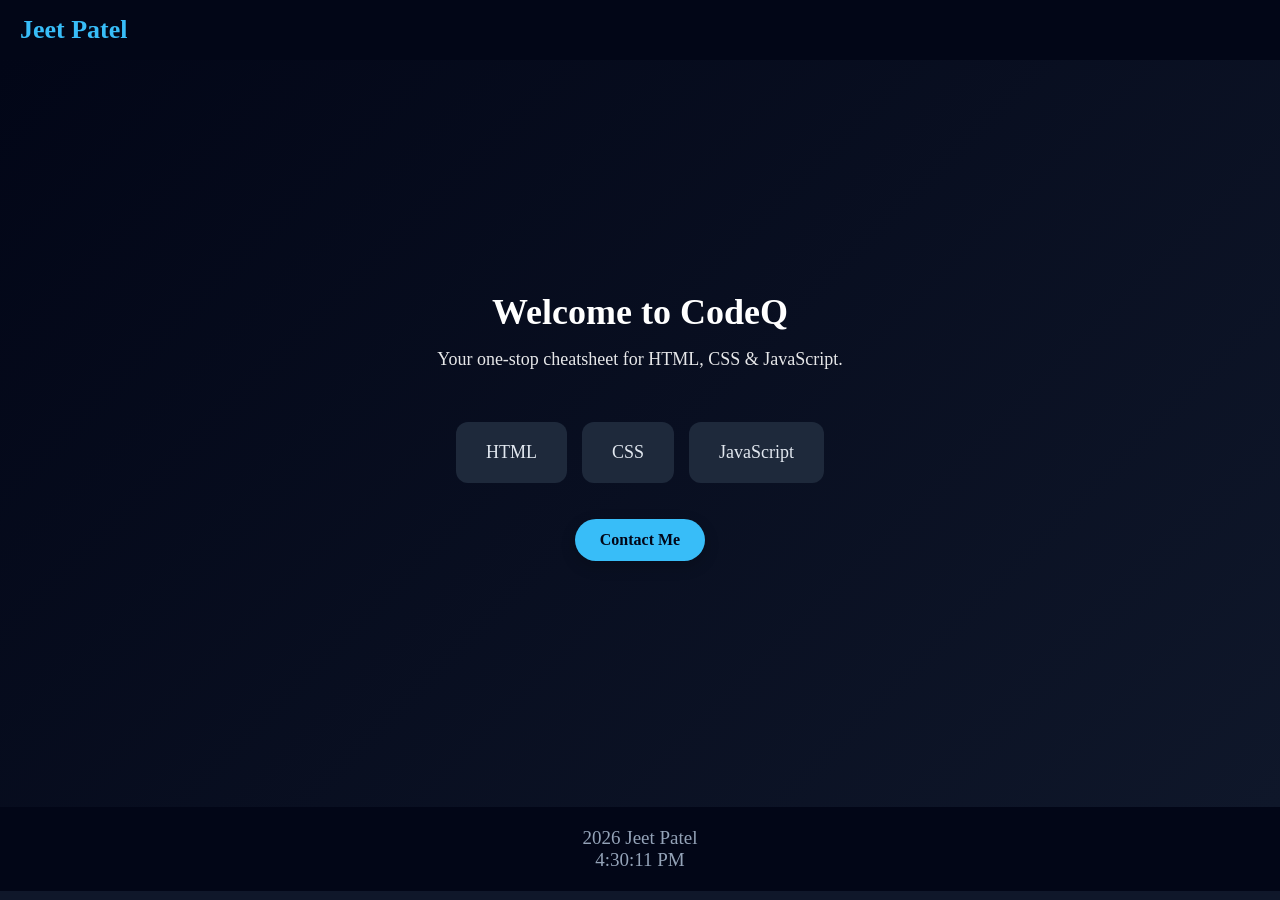
<file: index.html>
<!DOCTYPE html>
<html lang="en">

<head>
    <meta charset="UTF-8">
    <meta name="viewport" content="width=device-width, initial-scale=1.0">
    <title>CodeQuickHub - Personal Website</title>
    <link rel="stylesheet" href="style.css">
</head>

<body>


    <nav>
        <div class="logo">Jeet Patel</div>
    </nav>


    <header class="hero">
        <h1 id="typing"></h1>
        <p>Your one-stop cheatsheet for HTML, CSS & JavaScript.</p>

        <div class="hero-buttons">
            <section class="quick-links">
                <a href="html-cheatsheet.html" class="card">HTML</a>
                <a href="css-cheatsheet.html" class="card">CSS</a>
                <a href="JS-cheatsheet.html" class="card">JavaScript</a>
            </section>
            <button id="contactBtn" class="btnContact">Contact Me</button>
        </div>
    </header>

    <!-- Contact Form Popup -->
    <div id="contactPopup" class="popup">
        <div class="popup-content">
            <span id="closePopup" class="close">&times;</span>
            <h2>Contact Me</h2>
            <form id="contactForm">
                <input type="text" name="name" placeholder="Your Name" required>
                <input type="email" name="email" placeholder="Your Email" required>
                <textarea name="message" rows="4" placeholder="Your Message" required></textarea>
                <button type="submit" class="btn" id="submitbtn">Send</button>

                <br>
                <br>

                <div class="contact-links">

                    <a href="mailto:jeetpatel1344@gmail.com">📧 Email Me</a>

                    <a href="https://www.linkedin.com/in/jeet-patel-15a965275/" target="_blank">
                        💼 LinkedIn
                    </a>

                </div>

            </form>
        </div>
    </div>


    <div class="footer">
        <footer>
            <p> 2026 Jeet Patel</p>
            <p id="clock"></p>
            <p></p>
            <p></p>
        </footer>
    </div>

    <script src="script.js"></script>
</body>

</html>
</file>
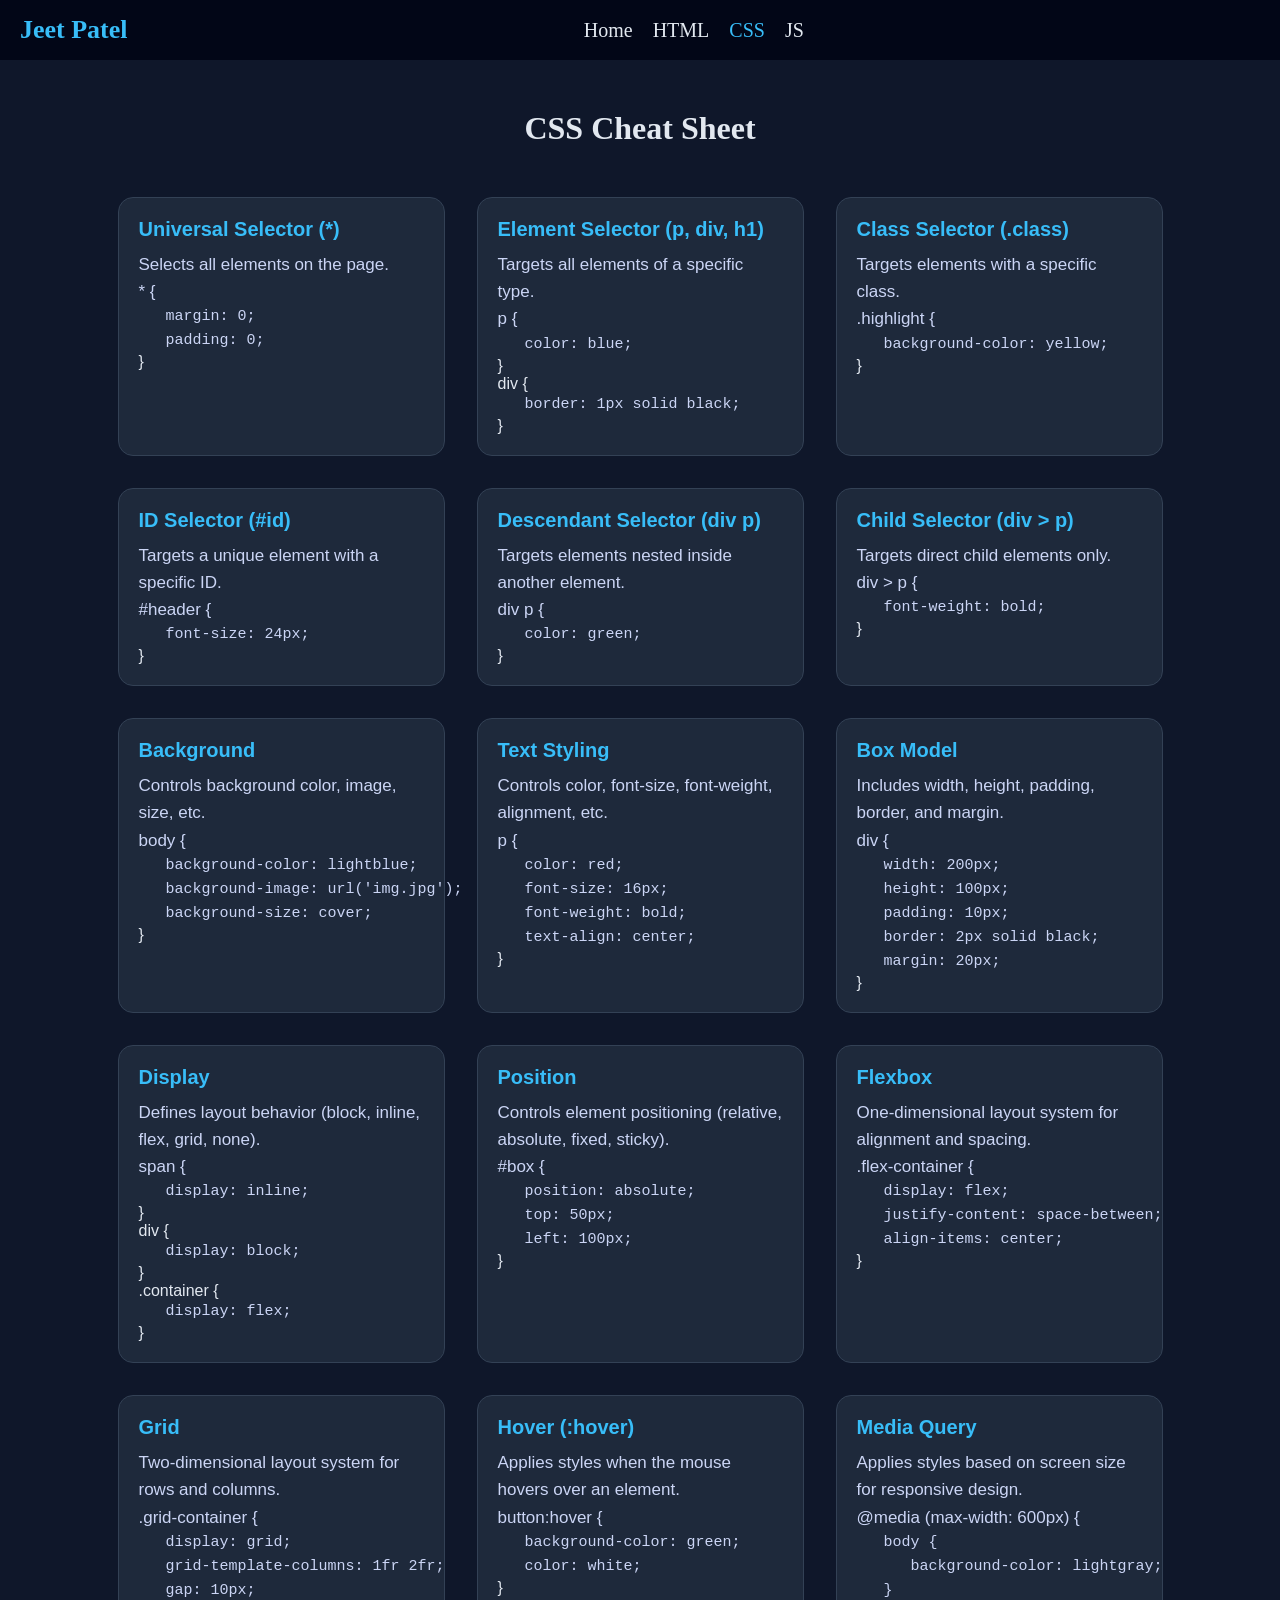
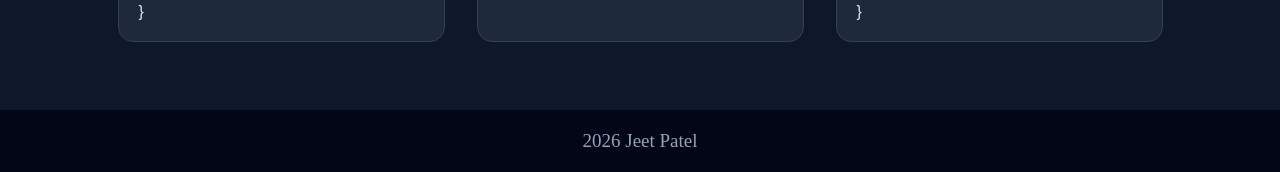
<file: css-cheatsheet.html>
<!DOCTYPE html>
<html lang="en">

<head>
    <meta charset="UTF-8">
    <meta name="viewport" content="width=device-width, initial-scale=1.0">
    <title>CSS Cheat Sheet</title>
    <link rel="stylesheet" href="style.css">
</head>

<body>



    <nav>
        <div class="logo">Jeet Patel</div>
        <ul class="nav-links">
            <li><a href="index.html">Home</a></li>
            <li><a href="html-cheatsheet.html">HTML</a></li>
            <li><a href="css-cheatsheet.html" id="selected_page">CSS</a></li>
            <li><a href="JS-cheatsheet.html">JS</a></li>
        </ul>
        <br>
    </nav>



    <br>

    <div class="Heading">
        <h1>CSS Cheat Sheet</h1>
    </div>

    <br>


    <!-- Using <pre> tag to make paragraph look like indented code. Took help from W3 Schools for this. -->
    <!-- Using <br> tag to multile lines of paragraph for simgle <p></p> tag-->

    <section class="cheat-sheet">

        <!----------------------------------------------------------------------------->

        <div class="elements">
            <h2>Universal Selector (*)</h2>
            <p>Selects all elements on the page.</p>
            <p> * {
            <pre>   margin: 0; <br>   padding: 0;</pre>
            }
            </p>
        </div>

        <!----------------------------------------------------------------------------->

        <div class="elements">
            <h2>Element Selector (p, div, h1)</h2>
            <p>Targets all elements of a specific type.</p>
            <p> p {
            <pre>   color: blue;</pre> } <br>
            div {
            <pre>   border: 1px solid black;</pre> }
            </p>
        </div>

        <!----------------------------------------------------------------------------->

        <div class="elements">
            <h2>Class Selector (.class)</h2>
            <p>Targets elements with a specific class.</p>
            <p> .highlight {
            <pre>   background-color: yellow;</pre>
            }
            </p>
        </div>

        <!----------------------------------------------------------------------------->

        <div class="elements">
            <h2>ID Selector (#id)</h2>
            <p>Targets a unique element with a specific ID.</p>
            <p> #header {
            <pre>   font-size: 24px;</pre>
            }
            </p>
        </div>

        <!----------------------------------------------------------------------------->

        <div class="elements">
            <h2>Descendant Selector (div p)</h2>
            <p>Targets elements nested inside another element.</p>
            <p> div p {
            <pre>   color: green;</pre>
            }
            </p>
        </div>

        <!----------------------------------------------------------------------------->

        <div class="elements">
            <h2>Child Selector (div &gt; p)</h2>
            <p>Targets direct child elements only.</p>
            <p> div &gt; p {
            <pre>   font-weight: bold;</pre>
            }
            </p>
        </div>

        <!----------------------------------------------------------------------------->

        <div class="elements">
            <h2>Background</h2>
            <p>Controls background color, image, size, etc.</p>
            <p> body {
            <pre>   background-color: lightblue; <br>   background-image: url('img.jpg'); <br>   background-size: cover;</pre>
            }
            </p>
        </div>

        <!----------------------------------------------------------------------------->

        <div class="elements">
            <h2>Text Styling</h2>
            <p>Controls color, font-size, font-weight, alignment, etc.</p>
            <p> p {
            <pre>   color: red; <br>   font-size: 16px; <br>   font-weight: bold; <br>   text-align: center;</pre>
            }
            </p>
        </div>

        <!----------------------------------------------------------------------------->

        <div class="elements">
            <h2>Box Model</h2>
            <p>Includes width, height, padding, border, and margin.</p>
            <p> div {
            <pre>   width: 200px; <br>   height: 100px; <br>   padding: 10px; <br>   border: 2px solid black; <br>   margin: 20px;</pre>
            }
            </p>
        </div>

        <!----------------------------------------------------------------------------->

        <div class="elements">
            <h2>Display</h2>
            <p>Defines layout behavior (block, inline, flex, grid, none).</p>
            <p> span {
            <pre>   display: inline;</pre> } <br>
            div {
            <pre>   display: block;</pre> } <br>
            .container {
            <pre>   display: flex;</pre>
            }
            </p>
        </div>

        <!----------------------------------------------------------------------------->

        <div class="elements">
            <h2>Position</h2>
            <p>Controls element positioning (relative, absolute, fixed, sticky).</p>
            <p> #box {
            <pre>   position: absolute; <br>   top: 50px; <br>   left: 100px;</pre>
            }
            </p>
        </div>

        <!----------------------------------------------------------------------------->

        <div class="elements">
            <h2>Flexbox</h2>
            <p>One-dimensional layout system for alignment and spacing.</p>
            <p> .flex-container {
            <pre>   display: flex; <br>   justify-content: space-between; <br>   align-items: center;</pre>
            }
            </p>
        </div>

        <!----------------------------------------------------------------------------->

        <div class="elements">
            <h2>Grid</h2>
            <p>Two-dimensional layout system for rows and columns.</p>
            <p> .grid-container {
            <pre>   display: grid; <br>   grid-template-columns: 1fr 2fr; <br>   gap: 10px;</pre>
            }
            </p>
        </div>

        <!----------------------------------------------------------------------------->

        <div class="elements">
            <h2>Hover (:hover)</h2>
            <p>Applies styles when the mouse hovers over an element.</p>
            <p> button:hover {
            <pre>   background-color: green; <br>   color: white;</pre>
            }
            </p>
        </div>

        <!----------------------------------------------------------------------------->

        <div class="elements">
            <h2>Media Query</h2>
            <p>Applies styles based on screen size for responsive design.</p>
            <p> @media (max-width: 600px) {
            <pre>   body { <br>      background-color: lightgray; <br>   }</pre>
            }
            </p>
        </div>

        <!----------------------------------------------------------------------------->

    </section>

    <br>
    <br>
    <div class="footer">
        <footer>
            <p> 2026 Jeet Patel</p>
        </footer>

    </div>

    <script src="script.js"></script>
</body>

</html>
</file>
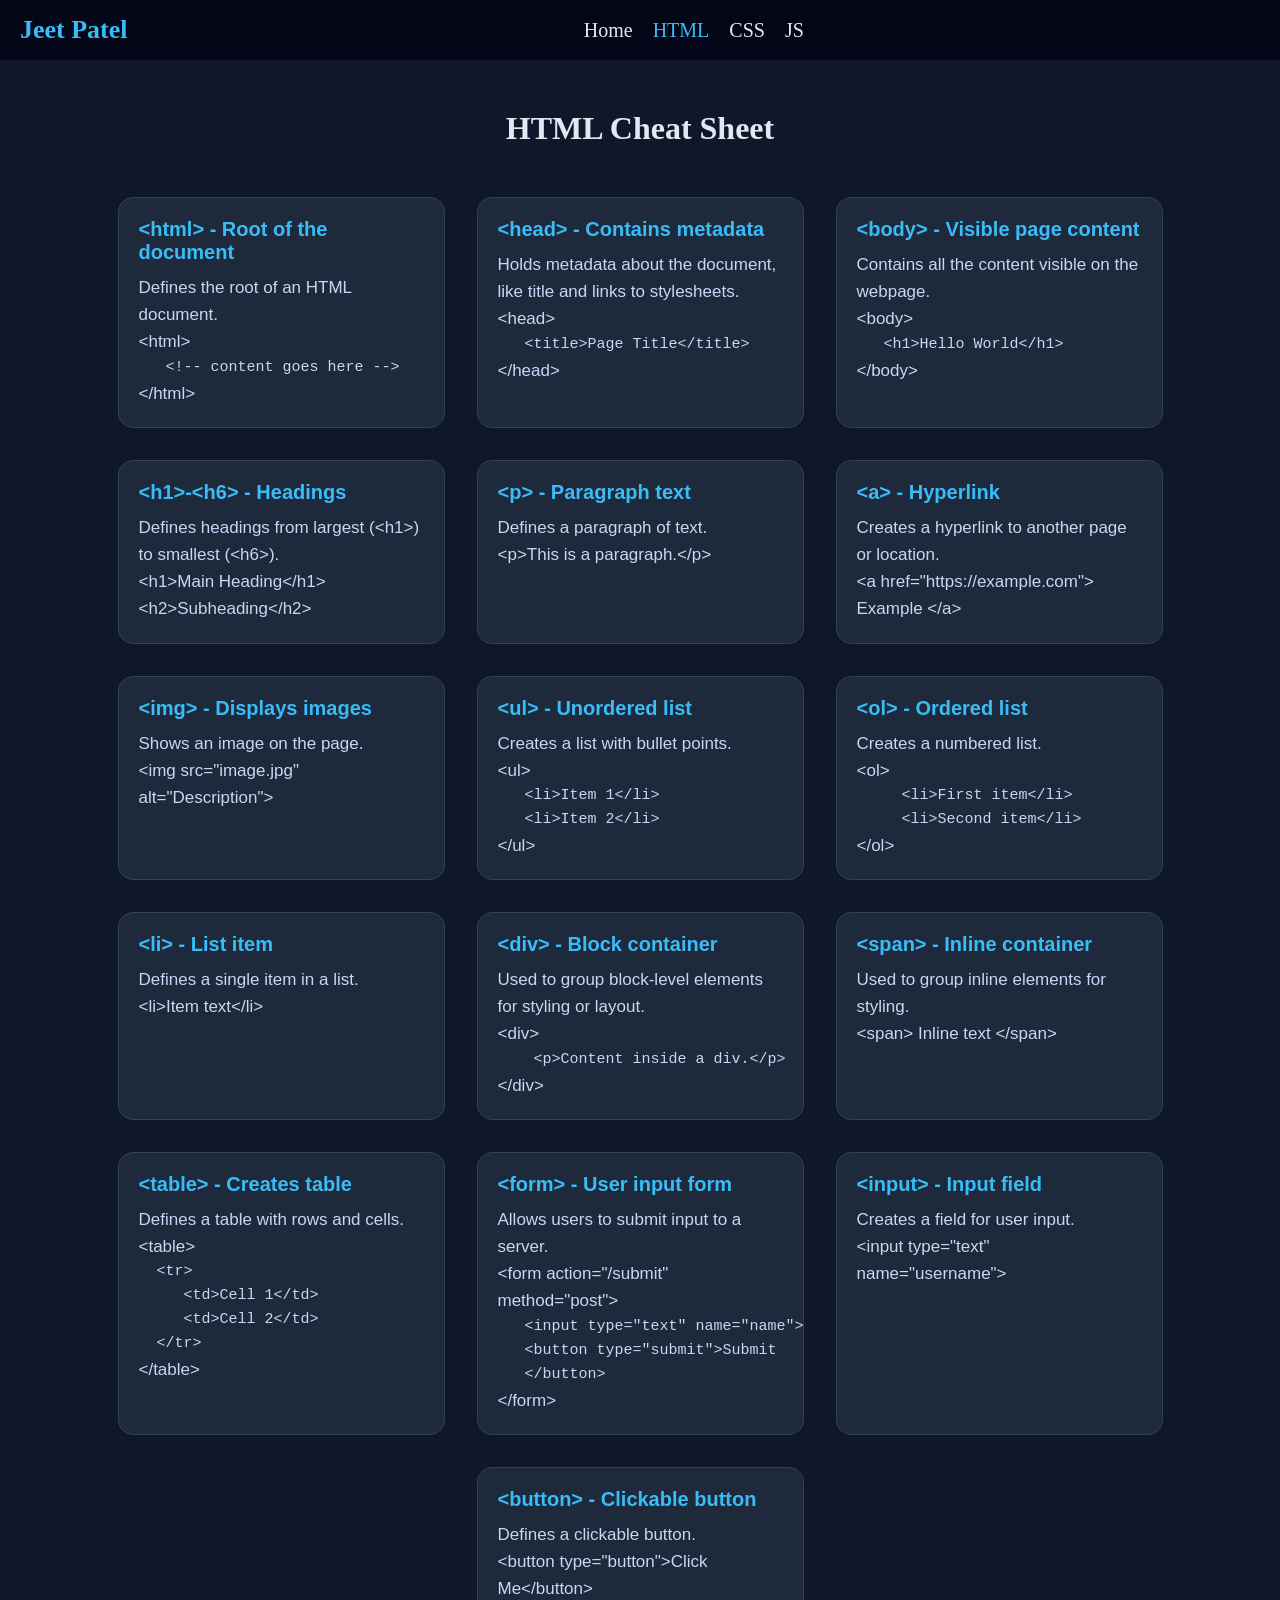
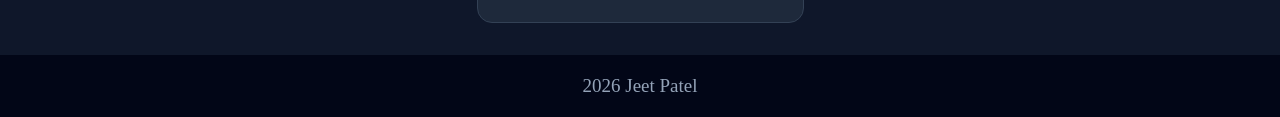
<file: html-cheatsheet.html>
<!DOCTYPE html>
<html lang="en">

<head>
    <meta charset="UTF-8">
    <meta name="viewport" content="width=device-width, initial-scale=1.0">
    <title>HTML Cheat Sheet</title>
    <link rel="stylesheet" href="style.css">
</head>


<body>

    <nav>
        <div class="logo">Jeet Patel</div>
        <ul class="nav-links">
            <li><a href="index.html">Home</a></li>
            <li><a href="html-cheatsheet.html" id="selected_page">HTML</a></li>
            <li><a href="css-cheatsheet.html">CSS</a></li>
            <li><a href="JS-cheatsheet.html">JS</a></li>
        </ul>
        <br>
    </nav>


    <br>
    <div class="Heading">
        <h1>HTML Cheat Sheet</h1>
    </div>

    <br>



    <!-- Usin the code '&lt' and '&gt' for '<' and '>' symbols. Took help from W3 Schools HTML Entities-->
    <!-- Using <pre> tag to make paragraph look like indented code. Took help from W3 Schools for this. -->
    <!-- Using <br> tag to multile lines of paragraph for simgle <p></p> tag-->

    <section class="cheat-sheet">
        <!----------------------------------------------------------------------------->

        <div class="elements">
            <h2>&lt;html&gt; - Root of the document</h2>
            <p> Defines the root of an HTML document.</p>
            <p>
                &lt;html&gt;
            </p>
            <pre>   &lt;!-- content goes here --&gt;</pre>
            <p>
                &lt;/html&gt;
            </p>
        </div>
        <!----------------------------------------------------------------------------->


        <div class="elements">
            <h2>&lt;head&gt; - Contains metadata</h2>
            <p>Holds metadata about the document, like title and links to stylesheets.</p>
            <p>
                &lt;head&gt;
            </p>
            <pre>   &lt;title&gt;Page Title&lt;/title&gt;</pre>
            <p>
                &lt;/head&gt;

            </p>
        </div>

        <!----------------------------------------------------------------------------->

        <div class="elements">
            <h2>&lt;body&gt; - Visible page content</h2>
            <p>Contains all the content visible on the webpage.</p>
            <p>
                &lt;body&gt;
            </p>
            <pre>   &lt;h1&gt;Hello World&lt;/h1&gt;</pre>
            <p>
                &lt;/body&gt;
            </p>
        </div>

        <!----------------------------------------------------------------------------->

        <div class="elements">
            <h2>&lt;h1&gt;-&lt;h6&gt; - Headings</h2>
            <p>Defines headings from largest (&lt;h1&gt;) to smallest (&lt;h6&gt;).</p>
            <p>
                &lt;h1&gt;Main Heading&lt;/h1&gt; <br> &lt;h2&gt;Subheading&lt;/h2&gt;
            </p>
        </div>

        <!----------------------------------------------------------------------------->

        <div class="elements">
            <h2>&lt;p&gt; - Paragraph text</h2>
            <p>Defines a paragraph of text.</p>
            <p>&lt;p&gt;This is a paragraph.&lt;/p&gt;
            </p>
        </div>

        <!----------------------------------------------------------------------------->

        <div class="elements">
            <h2>&lt;a&gt; - Hyperlink</h2>
            <p>Creates a hyperlink to another page or location.</p>
            <p> &lt;a href="https://example.com"&gt; Example &lt;/a&gt;
            </p>
        </div>

        <!----------------------------------------------------------------------------->

        <div class="elements">
            <h2>&lt;img&gt; - Displays images</h2>
            <p>Shows an image on the page.</p>
            <p> &lt;img src="image.jpg" alt="Description"&gt;
            </p>
        </div>

        <!----------------------------------------------------------------------------->

        <div class="elements">
            <h2>&lt;ul&gt; - Unordered list</h2>
            <p>Creates a list with bullet points.</p>
            <p> &lt;ul&gt; </p>
            <pre>   &lt;li&gt;Item 1&lt;/li&gt; <br>   &lt;li&gt;Item 2&lt;/li&gt;</pre>
            <p>&lt;/ul&gt;
            </p>
        </div>

        <!----------------------------------------------------------------------------->

        <div class="elements">
            <h2>&lt;ol&gt; - Ordered list</h2>
            <p>Creates a numbered list.</p>
            <p> &lt;ol&gt;</p>
            <pre>     &lt;li&gt;First item&lt;/li&gt;<br>     &lt;li&gt;Second item&lt;/li&gt; </pre>
            <p> &lt;/ol&gt;
            </p>
        </div>

        <!----------------------------------------------------------------------------->

        <div class="elements">
            <h2>&lt;li&gt; - List item</h2>
            <p>Defines a single item in a list.</p>
            <p> &lt;li&gt;Item text&lt;/li&gt;
            </p>
        </div>

        <!----------------------------------------------------------------------------->

        <div class="elements">
            <h2>&lt;div&gt; - Block container</h2>
            <p>Used to group block-level elements for styling or layout.</p>
            <p> &lt;div&gt;</p>
            <pre>    &lt;p&gt;Content inside a div.&lt;/p&gt; </pre>
            <p>&lt;/div&gt;
            </p>
        </div>

        <!----------------------------------------------------------------------------->

        <div class="elements">
            <h2>&lt;span&gt; - Inline container</h2>
            <p>Used to group inline elements for styling.</p>
            <p> &lt;span&gt; Inline text &lt;/span&gt;
            </p>
        </div>

        <!----------------------------------------------------------------------------->

        <div class="elements">
            <h2>&lt;table&gt; - Creates table</h2>
            <p>Defines a table with rows and cells.</p>
            <p> &lt;table&gt; </p>
            <pre>  &lt;tr&gt; <br>     &lt;td&gt;Cell 1&lt;/td&gt; <br>     &lt;td&gt;Cell 2&lt;/td&gt; <br>  &lt;/tr&gt; </pre>
            <p>&lt;/table&gt;
            </p>
        </div>

        <!----------------------------------------------------------------------------->

        <div class="elements">
            <h2>&lt;form&gt; - User input form</h2>
            <p>Allows users to submit input to a server.</p>
            <p> &lt;form action="/submit" method="post"&gt; </p>
            <pre>   &lt;input type="text" name="name"&gt; <br>   &lt;button type="submit"&gt;Submit <br>   &lt;/button&gt;</pre>
            <p>&lt;/form&gt;
            </p>
        </div>

        <!----------------------------------------------------------------------------->

        <div class="elements">
            <h2>&lt;input&gt; - Input field</h2>
            <p>Creates a field for user input.</p>
            <p> &lt;input type="text" name="username"&gt;
            </p>
        </div>

        <!----------------------------------------------------------------------------->

        <div class="elements">
            <h2>&lt;button&gt; - Clickable button</h2>
            <p>Defines a clickable button.</p>
            <p> &lt;button type="button"&gt;Click Me&lt;/button&gt;
            </p>
        </div>
        <!----------------------------------------------------------------------------->

    </section>

    <div class="footer">
        <footer>
            <p> 2026 Jeet Patel</p>
        </footer>

    </div>

    <script src="script.js"></script>
</body>

</html>
</file>
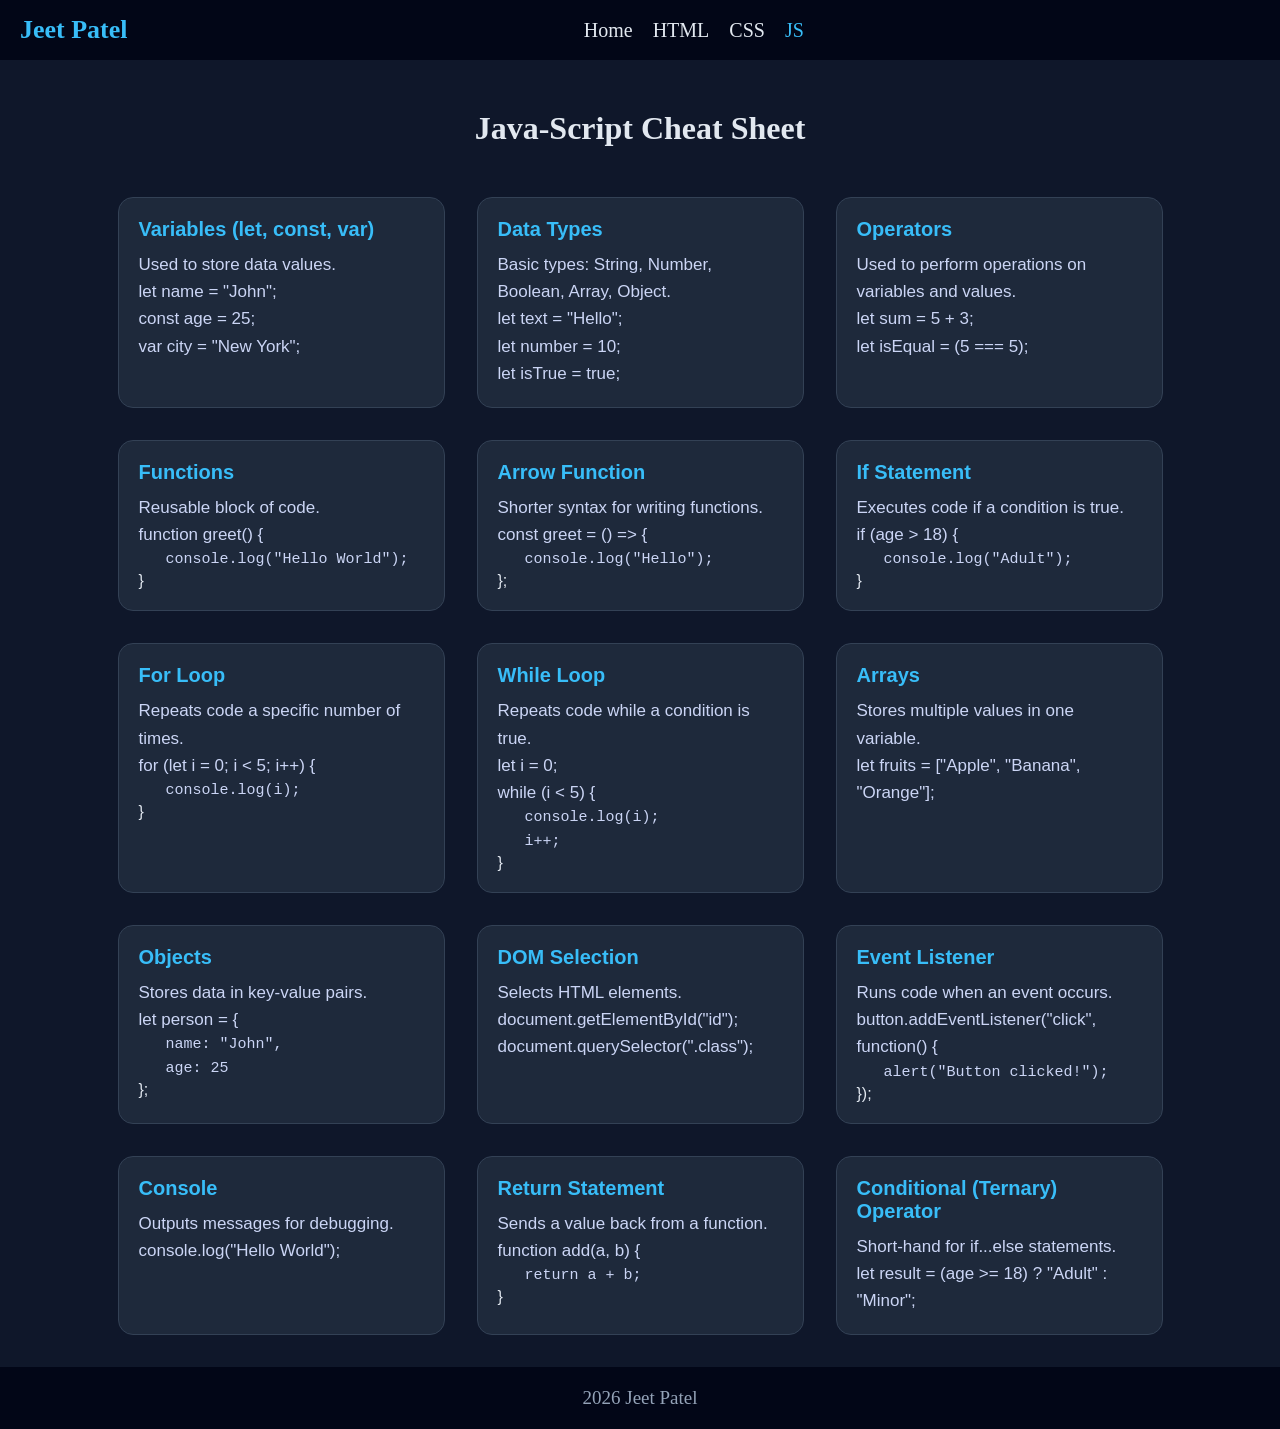
<file: JS-cheatsheet.html>
<!DOCTYPE html>
<html lang="en">

<head>
    <meta charset="UTF-8">
    <meta name="viewport" content="width=device-width, initial-scale=1.0">
    <title>JS Cheat Sheet</title>
    <link rel="stylesheet" href="style.css">
</head>

<body>


    <nav>
        <div class="logo">Jeet Patel</div>
        <ul class="nav-links">
            <li><a href="index.html">Home</a></li>
            <li><a href="html-cheatsheet.html">HTML</a></li>
            <li><a href="css-cheatsheet.html">CSS</a></li>
            <li><a href="JS-cheatsheet.html" id="selected_page">JS</a></li>
        </ul>
        <br>
    </nav>




    <br>
    <div class="Heading">
        <h1>Java-Script Cheat Sheet</h1>
    </div>

    <br>

    <!-- Using <pre> tag to make paragraph look like indented code. Took help from W3 Schools for this. -->
    <!-- Using <br> tag to multile lines of paragraph for simgle <p></p> tag-->

    <section class="cheat-sheet">

        <!----------------------------------------------------------------------------->

        <div class="elements">
            <h2>Variables (let, const, var)</h2>
            <p>Used to store data values.</p>
            <p> let name = "John"; <br> const age = 25; <br> var city = "New York"; </p>
        </div>

        <!----------------------------------------------------------------------------->

        <div class="elements">
            <h2>Data Types</h2>
            <p>Basic types: String, Number, Boolean, Array, Object.</p>
            <p> let text = "Hello"; <br> let number = 10; <br> let isTrue = true; </p>
        </div>

        <!----------------------------------------------------------------------------->

        <div class="elements">
            <h2>Operators</h2>
            <p>Used to perform operations on variables and values.</p>
            <p> let sum = 5 + 3; <br> let isEqual = (5 === 5); </p>
        </div>

        <!----------------------------------------------------------------------------->

        <div class="elements">
            <h2>Functions</h2>
            <p>Reusable block of code.</p>
            <p> function greet() {
            <pre>   console.log("Hello World"); </pre>
            } </p>
        </div>

        <!----------------------------------------------------------------------------->

        <div class="elements">
            <h2>Arrow Function</h2>
            <p>Shorter syntax for writing functions.</p>
            <p> const greet = () =&gt; {
            <pre>   console.log("Hello"); </pre>
            }; </p>
        </div>

        <!----------------------------------------------------------------------------->

        <div class="elements">
            <h2>If Statement</h2>
            <p>Executes code if a condition is true.</p>
            <p> if (age &gt; 18) {
            <pre>   console.log("Adult"); </pre>
            } </p>
        </div>

        <!----------------------------------------------------------------------------->

        <div class="elements">
            <h2>For Loop</h2>
            <p>Repeats code a specific number of times.</p>
            <p> for (let i = 0; i &lt; 5; i++) {
            <pre>   console.log(i); </pre>
            } </p>
        </div>

        <!----------------------------------------------------------------------------->

        <div class="elements">
            <h2>While Loop</h2>
            <p>Repeats code while a condition is true.</p>
            <p> let i = 0; <br> while (i &lt; 5) {
            <pre>   console.log(i); <br>   i++; </pre>
            } </p>
        </div>

        <!----------------------------------------------------------------------------->

        <div class="elements">
            <h2>Arrays</h2>
            <p>Stores multiple values in one variable.</p>
            <p> let fruits = ["Apple", "Banana", "Orange"]; </p>
        </div>

        <!----------------------------------------------------------------------------->

        <div class="elements">
            <h2>Objects</h2>
            <p>Stores data in key-value pairs.</p>
            <p> let person = {
            <pre>   name: "John", <br>   age: 25 </pre>
            }; </p>
        </div>

        <!----------------------------------------------------------------------------->

        <div class="elements">
            <h2>DOM Selection</h2>
            <p>Selects HTML elements.</p>
            <p> document.getElementById("id"); <br> document.querySelector(".class"); </p>
        </div>

        <!----------------------------------------------------------------------------->

        <div class="elements">
            <h2>Event Listener</h2>
            <p>Runs code when an event occurs.</p>
            <p> button.addEventListener("click", function() {
            <pre>   alert("Button clicked!"); </pre>
            }); </p>
        </div>

        <!----------------------------------------------------------------------------->

        <div class="elements">
            <h2>Console</h2>
            <p>Outputs messages for debugging.</p>
            <p> console.log("Hello World"); </p>
        </div>

        <!----------------------------------------------------------------------------->

        <div class="elements">
            <h2>Return Statement</h2>
            <p>Sends a value back from a function.</p>
            <p> function add(a, b) {
            <pre>   return a + b; </pre>
            } </p>
        </div>

        <!----------------------------------------------------------------------------->

        <div class="elements">
            <h2>Conditional (Ternary) Operator</h2>
            <p>Short-hand for if...else statements.</p>
            <p> let result = (age &gt;= 18) ? "Adult" : "Minor"; </p>
        </div>

        <!----------------------------------------------------------------------------->

    </section>


    <div class="footer">
        <footer>
            <p> 2026 Jeet Patel</p>
        </footer>

    </div>


    <script src="script.js"></script>
</body>

</html>
</file>
<file: style.css>
/* Took help from W3Schools and Google for some properties */
/* Some properties have hard-coded values, which i got from trial and error */

* {
    margin: 0;
    padding: 0;
    box-sizing: border-box;
}


nav {
    display: flex;
    justify-content: space-between;
    align-items: center;
    padding: 15px 20px;
    background: #020617;
    color: #e2e8f0;
}


.logo {
    font-size: 26px;
    font-weight: bold;
    color: #38bdf8;
}


.nav-links {
    display: flex;
    list-style: none;
    gap: 20px;
    margin: 0;
    padding: 0;
}


.nav-links li {
    margin-left: 0;
}


.nav-links a {
    text-decoration: none;
    font-size: 20px;
    color: #e2e8f0;
}


.nav-links a:hover {
    color: #38bdf8;
}


.hero {
    height: 79vh;
    min-height: 83vh;
    padding: 20% 20%;
    display: flex;
    flex-direction: column;
    justify-content: center;
    align-items: center;
    color: white;
    text-align: center;
    animation: fadeIn 1.5s ease-in-out;
    background: linear-gradient(135deg, #020617, #0f172a);
}

.hero h1 {
    font-size: 36px;
    font-weight: bold;
}


.hero p {
    margin-top: 1rem;
    font-size: 18px;
    opacity: 0.9;
}


.hero-buttons {
    margin-top: 2rem;
}


.btnContact,
.btn {
    display: inline-block;
    margin: 1rem;
    padding: 12px 25px;
    border-radius: 30px;
    text-decoration: none;
    font-weight: bold;
    transition: 0.3s;
    box-shadow: 0 5px 15px rgba(0, 0, 0, 0.2);
    background: #38bdf8;
    color: #020617;
}


.btnContact {
    border: none;
    font-family: 'Times New Roman', Times, serif;
    font-weight: bold;
    font-size: medium;
}


.btnContact:hover,
.btn:hover {
    transform: scale(1.05);
    background: #0ea5e9;
    color: white;
}


.quick-links {
    display: flex;
    flex-wrap: wrap;
    justify-content: center;
    gap: 15px;
    margin-top: 20px;
}

.card {
    background: #1e293b;
    color: #e2e8f0;
    padding: 20px 30px;
    border-radius: 12px;
    text-decoration: none;
    font-size: 18px;
    transition: 0.3s;
    margin-bottom: 20px;
    text-align: center;
}

.card:hover {
    background: #38bdf8;
    color: #020617;
    transform: translateY(-5px);
}




.Heading {
    text-align: center;
    margin-top: 2rem;
}

/* Set text color of the selected link/page in navigation bar */

#selected_page {
    color: #38bdf8;
}


.cheat-sheet {
    display: flex;
    flex-wrap: wrap;
    justify-content: center;
    gap: 2rem;
    padding: 2rem;
}


.elements {
    width: 100%;
    max-width: 327px;
    padding: 20px;
    transition: transform 0.3s, box-shadow 0.3s;
    border-radius: 15px;
    background: #1e293b;
    color: #e2e8f0;
    border: 1px solid #334155;
    font-family: Arial, sans-serif;
}


.elements:hover {
    transform: translateY(-10px) scale(1.02);
    box-shadow: 0 10px 25px rgba(0, 0, 0, 0.4);
}


.elements h2 {
    font-size: 20px;
    color: #38bdf8;
    margin-bottom: 10px;

}


.elements p {
    color: #cbd5f5;
    font-size: 17px;
    line-height: 1.6;
}


.elements pre {
    color: #cbd5f5;
    font-size: 15px;
    line-height: 1.6;
}


.popup {
    display: none;
    position: fixed;
    top: 0;
    left: 0;
    width: 100%;
    height: 100%;
    background: rgba(0, 0, 0, 0.7);
    justify-content: center;
    align-items: center;
    z-index: 1000;
}


.popup-content {
    background: white;
    padding: 30px;
    border-radius: 15px;
    width: 90%;
    max-width: 400px;
    text-align: center;
    position: relative;
}


.popup-content input,
.popup-content textarea {
    width: 100%;
    padding: 10px;
    margin: 10px 0;
    border-radius: 8px;
    border: 1px solid #ccc;
}


.popup-content button {
    margin-top: 10px;
    background-color: white;
}

.popup-content h2 {
    color: #020617;
}

.close {
    position: absolute;
    color: #020617;
    top: 10px;
    right: 15px;
    font-size: 24px;
    cursor: pointer;
}


.contact-links {
    display: flex;
    justify-content: center;
    gap: 25px;
    flex-wrap: wrap;
}


.contact-links a {
    text-decoration: none;
    padding: 10px 18px;
    background: #545456;
    border-radius: 25px;
    color: #f6f6f6;
    transition: 0.3s;
}


.contact-links a:hover {
    background: #0ea5e9;
    color: #020617;
}


body {
    background: #0f172a;
    color: #e2e8f0;
    padding: 0;

}

.footer {
    font-size: 19px;
    position: relative;
    text-align: center;
    padding: 20px;
    background: #020617;
    color: #94a3b8;
}


@media (max-width: 768px) {

    nav {
        flex-direction: row;
        align-items: center;
        text-align: center;
    }

    .nav-links {
        flex-direction: row;
        gap: 10px;
        margin-top: 10px;
    }

    .nav-links a {
        font-size: 19px;
        margin-right: 4px;
    }

    .logo {
        padding-top: 10px;
        font-size: 20px;
        font-weight: bold;
    }


    /* Got the value 125px for footer with trial and error */
    .hero {
        height: calc(100vh - 125px);
        padding: 20px 15px;
    }

    .hero h1 {
        font-size: 22px;
    }

    .hero p {
        font-size: 14px;
    }

    .btn,
    .btnContact {
        padding: 10px 18px;
        font-size: 14px;
    }


    .elements {
        width: 100%;
        max-width: 100%;
    }


    .popup-content {
        width: 100%;
        max-width: 300px;
    }


    .footer {
        font-size: 14px;
        padding: 15px;
    }
}
</file>
